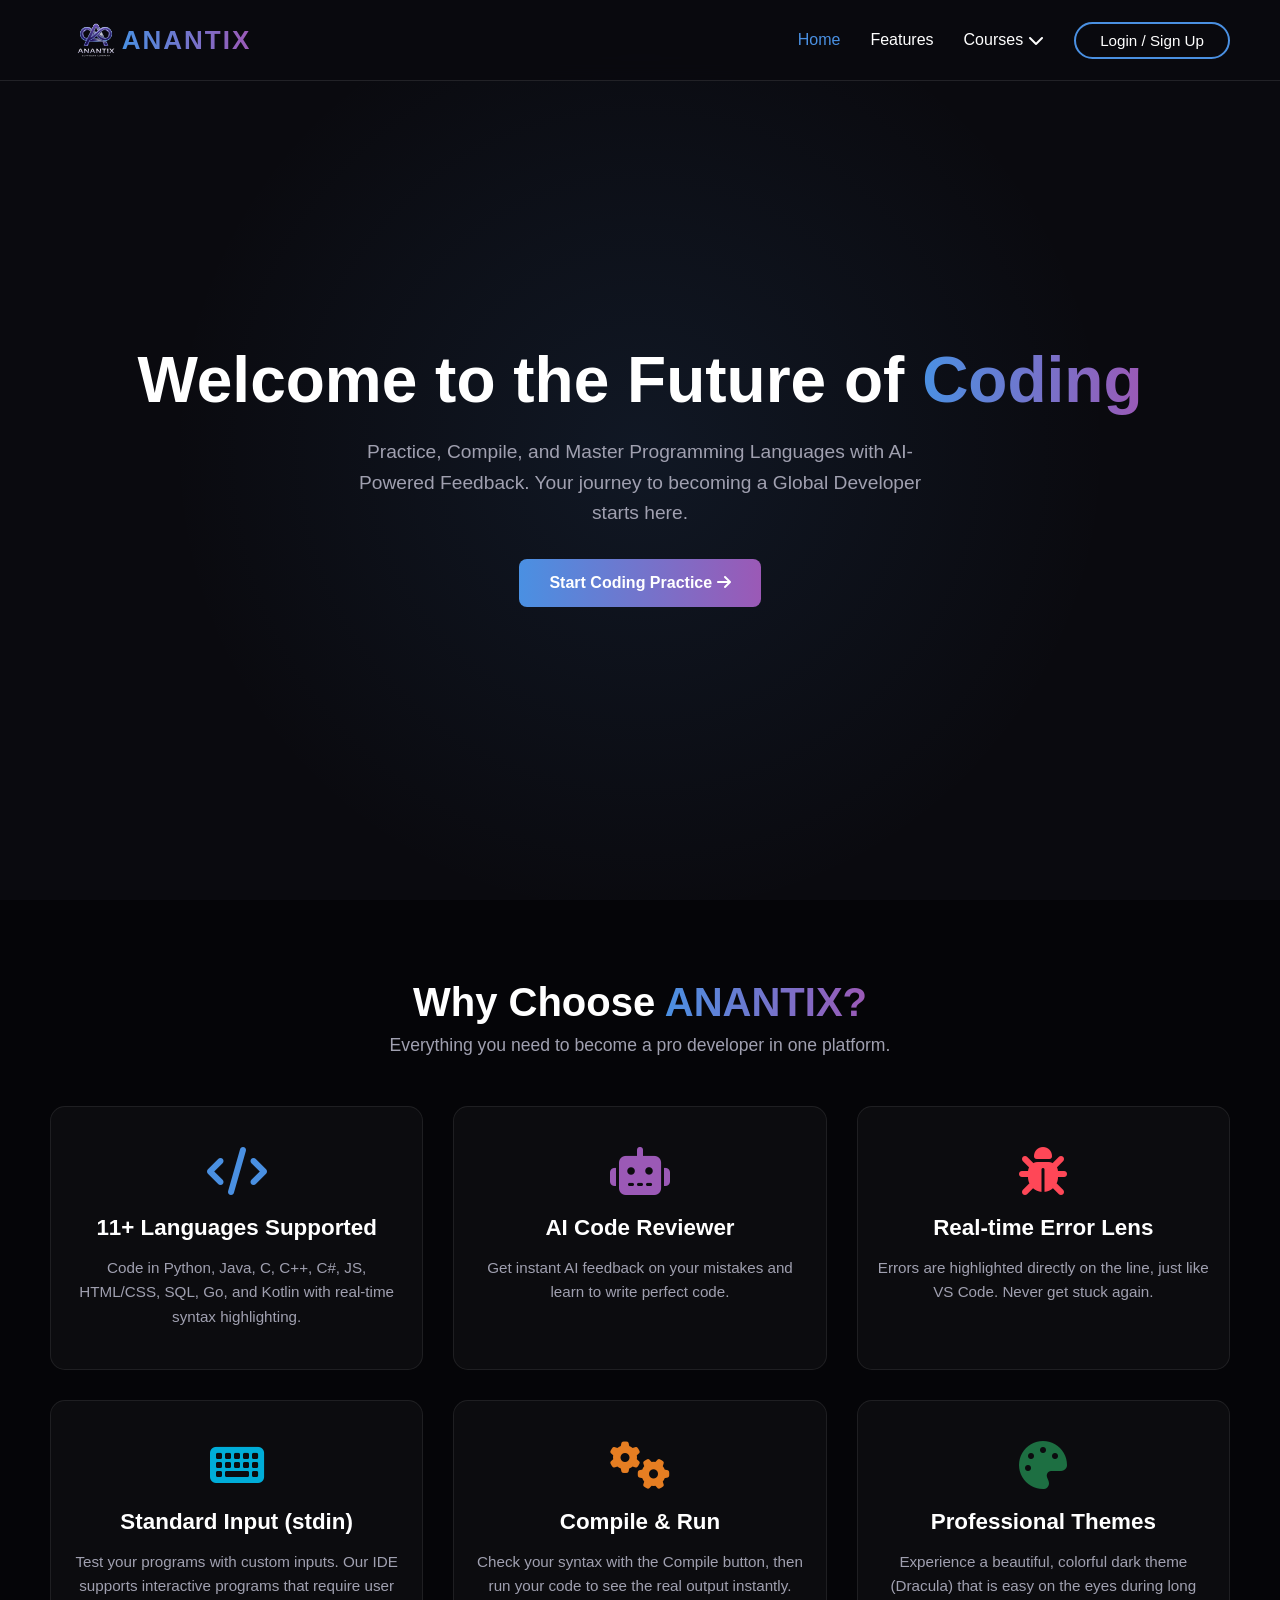
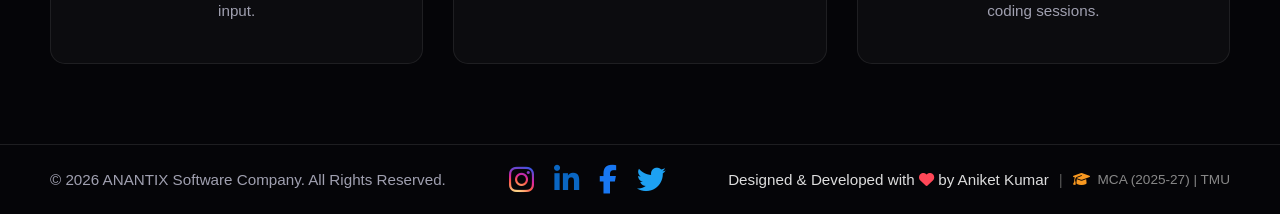
<file: Frontend/index.html>
<!DOCTYPE html>
<html lang="en">
<head>
    <meta charset="UTF-8">
    <meta name="viewport" content="width=device-width, initial-scale=1.0">
    <title>ANANTIX | Code. Innovate. Scale.</title>
    <link rel="stylesheet" href="css/style.css">
    <link rel="stylesheet" href="https://cdnjs.cloudflare.com/ajax/libs/font-awesome/6.4.0/css/all.min.css">
</head>
<body>
    <!-- Navbar -->
    <nav class="navbar">
        <div class="logo">
            <img src="assets/logo.png" alt="ANANTIX Logo" class="logo-img">
            <h1>ANANTIX</h1>
        </div>
        
        <ul class="nav-links">
            <li><a href="index.html" class="active">Home</a></li>
            
            <!-- Features -->
            <li><a href="#features-section">Features</a></li>

            <!-- Courses Dropdown -->
            <li class="dropdown">
                <a href="javascript:void(0)" class="dropbtn">Courses <i class="fas fa-chevron-down"></i></a>
                <div class="dropdown-content">
    <a href="https://www.youtube.com/playlist?list=PLu0W_9lII9aiXlHcLx-mDH1Qul38wD3aR" target="_blank">
        <i class="fas fa-code" style="color:#a8b9cc;"></i> C Programming
    </a>
    <a href="https://www.youtube.com/playlist?list=PLu0W_9lII9agpFUAlPFe_VNSlXW5uE0YL" target="_blank">
        <i class="fas fa-code" style="color:#00599c;"></i> C++ Masterclass
    </a>
    <!-- Updated C# Link -->
    <a href="https://www.youtube.com/playlist?list=PLxSn8YMF02XV9Wv7TnuEXXQh4jT413I1k" target="_blank">
        <i class="fas fa-hashtag" style="color:#68217a;"></i> C# (.NET)
    </a>
    <a href="https://www.youtube.com/playlist?list=PLu0W_9lII9agICnT8t4iYVSZ3eykIAOME" target="_blank">
        <i class="fab fa-python" style="color:#3776ab;"></i> Python Programming
    </a>
    <a href="https://www.youtube.com/playlist?list=PLu0W_9lII9agS67Uits0UnJyrYiXhDS6q" target="_blank">
        <i class="fab fa-java" style="color:#f89820;"></i> Java Programming
    </a>
    <a href="https://www.youtube.com/playlist?list=PLu0W_9lII9ahR1blWXxgSlL4y9iQBnLpR" target="_blank">
        <i class="fab fa-js" style="color:#f7df1e;"></i> JavaScript (JS)
    </a>
    <a href="https://www.youtube.com/playlist?list=PLfqMhTWNBTe3H6c9OGXb5_6wcc1Mca52n" target="_blank">
        <i class="fab fa-html5" style="color:#e34f26;"></i> HTML & CSS
    </a>
    <!-- Updated SQL Link (CodeWithHarry) -->
    <a href="https://www.youtube.com/playlist?list=PLrL_PSQ6q062H5CetdplYW7xQKeq8XaR0" target="_blank">
        <i class="fas fa-database" style="color:#f29111;"></i> SQL Database
    </a>
    <a href="https://www.youtube.com/playlist?list=PLRAV69dS1uWQGDQoBYMZWKjzuhCaOnBpa" target="_blank">
        <i class="fas fa-bolt" style="color:#00add8;"></i> Go (Golang)
    </a>
    <!-- Updated Kotlin Link -->
    <a href="https://www.youtube.com/playlist?list=PLRKyZvuMYSIMW3-rSOGCkPlO1z_IYJy3G" target="_blank">
        <i class="fas fa-cube" style="color:#7f52ff;"></i> Kotlin
    </a>
</div>
            </li>

            <!-- Login/Profile -->
            <li id="auth-nav-item">
                <a href="login.html" class="btn-login">Login / Sign Up</a>
            </li>
        </ul>
    </nav>

    <!-- Hero Section -->
    <header class="hero" id="home">
        <div class="hero-content">
            <h1>Welcome to the Future of <span class="highlight">Coding</span></h1>
            <p>Practice, Compile, and Master Programming Languages with AI-Powered Feedback. Your journey to becoming a Global Developer starts here.</p>
            <a href="signup.html" id="start-coding-btn" class="btn-primary">Start Coding Practice <i class="fas fa-arrow-right"></i></a>
        </div>
    </header>

    <!-- Features Section -->
    <section id="features-section" class="features-section">
        <h2>Why Choose <span class="highlight">ANANTIX?</span></h2>
        <p class="section-desc">Everything you need to become a pro developer in one platform.</p>
        
        <div class="features-grid">
            <div class="feature-card">
                <i class="fas fa-code" style="color:#4a90e2;"></i>
                <h3>11+ Languages Supported</h3>
                <p>Code in Python, Java, C, C++, C#, JS, HTML/CSS, SQL, Go, and Kotlin with real-time syntax highlighting.</p>
            </div>
            <div class="feature-card">
                <i class="fas fa-robot" style="color:#9b59b6;"></i>
                <h3>AI Code Reviewer</h3>
                <p>Get instant AI feedback on your mistakes and learn to write perfect code.</p>
            </div>
            <div class="feature-card">
                <i class="fas fa-bug" style="color:#ff4757;"></i>
                <h3>Real-time Error Lens</h3>
                <p>Errors are highlighted directly on the line, just like VS Code. Never get stuck again.</p>
            </div>
            <div class="feature-card">
                <i class="fas fa-keyboard" style="color:#00add8;"></i>
                <h3>Standard Input (stdin)</h3>
                <p>Test your programs with custom inputs. Our IDE supports interactive programs that require user input.</p>
            </div>
            <div class="feature-card">
                <i class="fas fa-cogs" style="color:#e67e22;"></i>
                <h3>Compile & Run</h3>
                <p>Check your syntax with the Compile button, then run your code to see the real output instantly.</p>
            </div>
            <div class="feature-card">
                <i class="fas fa-palette" style="color:#1d6f42;"></i>
                <h3>Professional Themes</h3>
                <p>Experience a beautiful, colorful dark theme (Dracula) that is easy on the eyes during long coding sessions.</p>
            </div>
        </div>
    </section>

    <!-- Footer -->
    <footer>
        <div class="footer-content">
            <p class="copyright-text">&copy; 2026 ANANTIX Software Company. All Rights Reserved.</p>
            
            <!-- Social Media Icons -->
            <div class="social-links">
                <a href="https://www.instagram.com/cups.key88" target="_blank" title="Instagram"><i class="fab fa-instagram"></i></a>
                <a href="https://www.linkedin.com/in/aniket-kumar88" target="_blank" title="LinkedIn"><i class="fab fa-linkedin-in"></i></a>
                <a href="https://www.facebook.com/Aitechhub9" target="_blank" title="Facebook"><i class="fab fa-facebook-f"></i></a>
                <a href="https://x.com/codedotin" target="_blank" title="Twitter"><i class="fab fa-twitter"></i></a>
            </div>

            <div class="developer-credit">
                <span>Designed & Developed with <i class="fas fa-heart" style="color: #ff4757;"></i> by Aniket Kumar</span>
                <span class="separator">|</span>
                <span class="college-info"><i class="fas fa-graduation-cap"></i> MCA (2025-27) | TMU</span>
            </div>
        </div>
    </footer>
    <script src="js/main.js"></script>
</body>
</html>
</file>
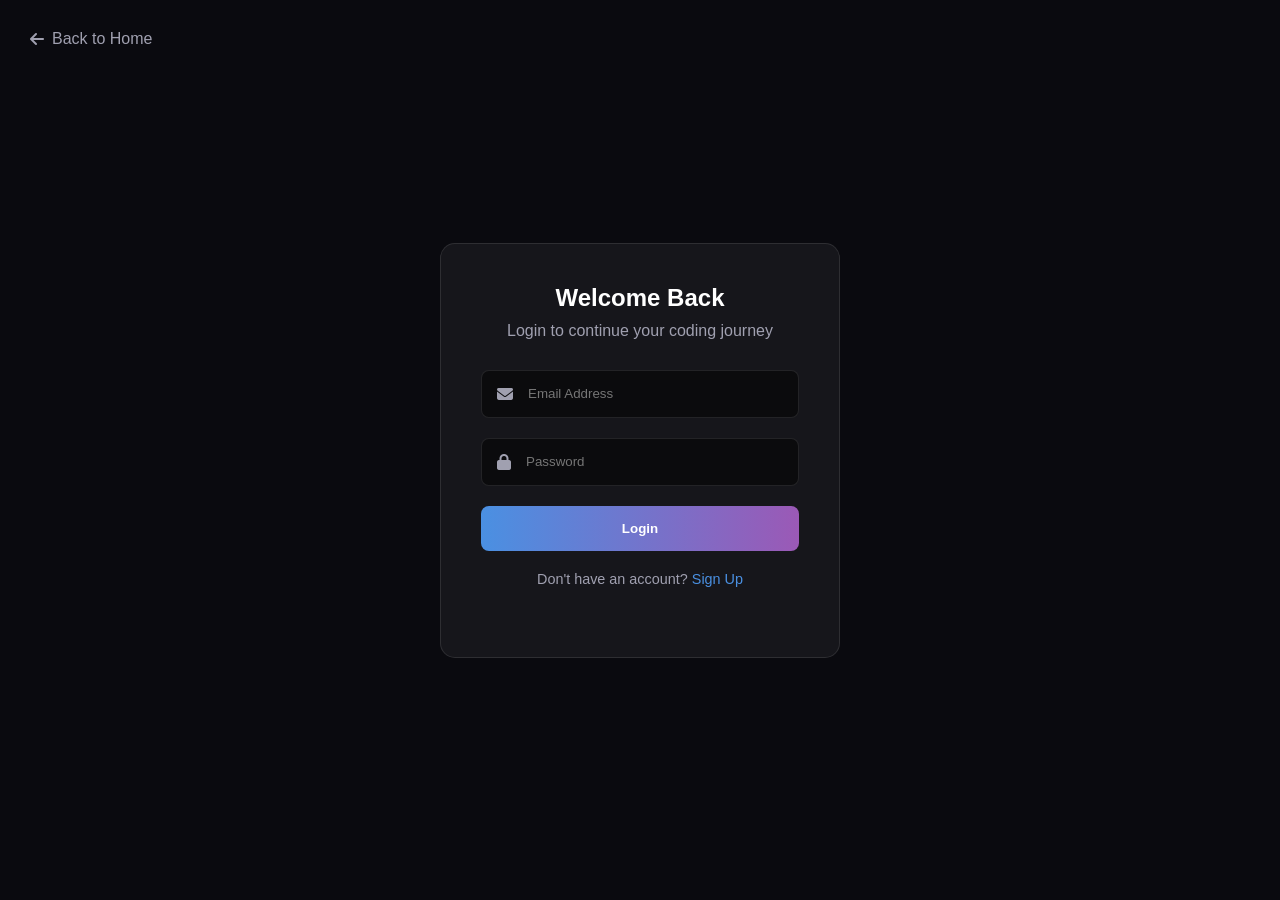
<file: Frontend/login.html>
<!DOCTYPE html>
<html lang="en">
<head>
    <meta charset="UTF-8">
    <meta name="viewport" content="width=device-width, initial-scale=1.0">
    <title>Login | ANANTIX</title>
    <link rel="stylesheet" href="css/style.css">
    <link rel="stylesheet" href="https://cdnjs.cloudflare.com/ajax/libs/font-awesome/6.4.0/css/all.min.css">
</head>
<body class="login-body">
    <a href="index.html" class="btn-back"><i class="fas fa-arrow-left"></i> Back to Home</a>
    <div class="login-container">
        <div class="login-box">
            <h2>Welcome Back</h2>
            <p>Login to continue your coding journey</p>
            <form id="loginForm">
                <div class="input-group">
                    <i class="fas fa-envelope"></i>
                    <input type="email" id="email" placeholder="Email Address" required>
                </div>
                <div class="input-group">
                    <i class="fas fa-lock"></i>
                    <input type="password" id="password" placeholder="Password" required>
                </div>
                <button type="submit" class="btn-primary" style="width: 100%;">Login</button>
            </form>
            <p class="signup-link">Don't have an account? <a href="signup.html">Sign Up</a></p>
        </div>
    </div>
    <script>
        document.getElementById('loginForm').addEventListener('submit', async function(e) {
            e.preventDefault();
            const res = await fetch('https://ananttix-platform-projects.onrender.com/api/auth/login', {
                method: 'POST',
                headers: {'Content-Type': 'application/json'},
                body: JSON.stringify({
                    email: document.getElementById('email').value,
                    password: document.getElementById('password').value
                })
            });
            const data = await res.json();
            if(res.ok) {
                localStorage.setItem('anantix_user', JSON.stringify(data.user));
                window.location.href = 'ide.html';
            } else {
                alert(data.detail || "Invalid credentials");
            }
        });
    </script>
</body>
</html>
</file>
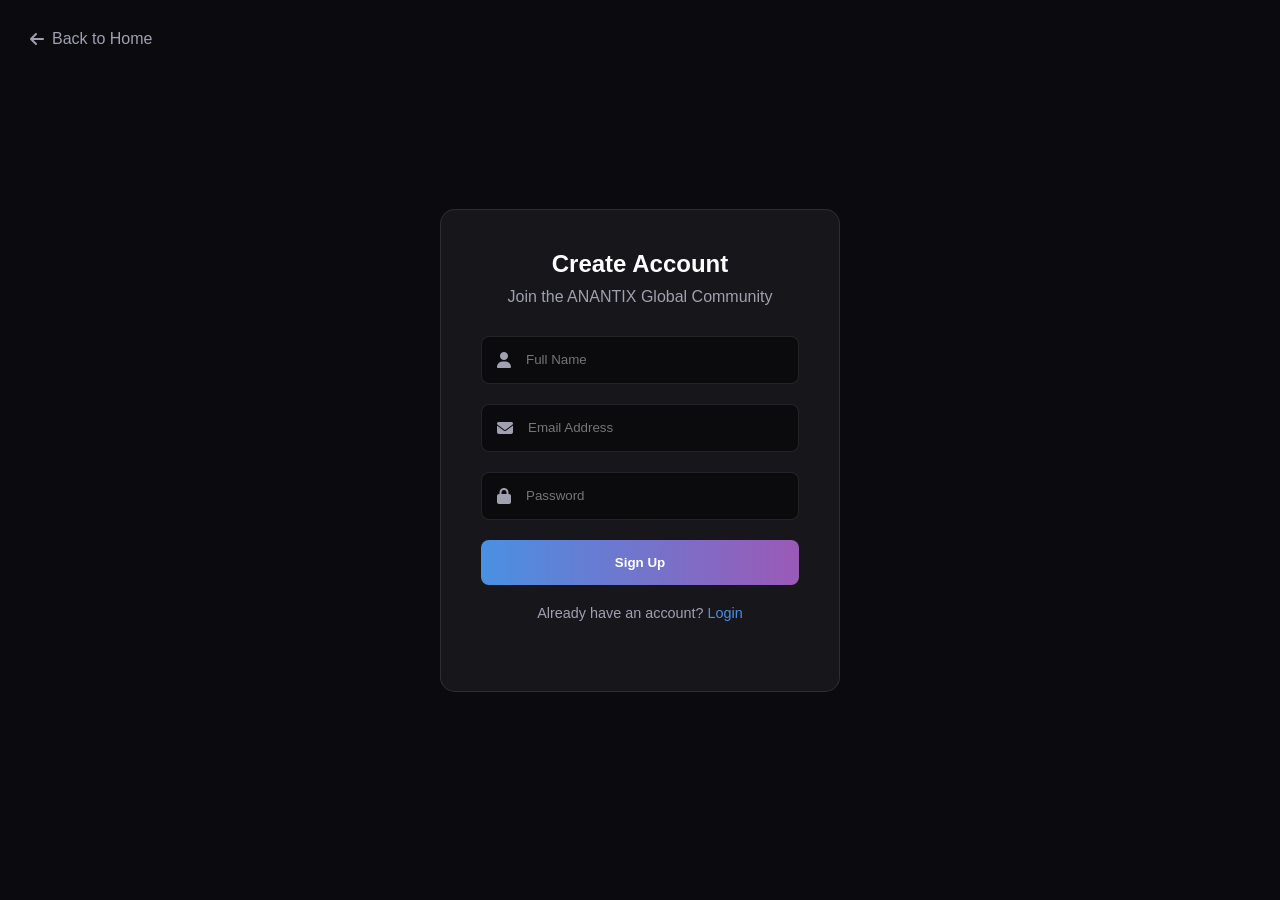
<file: Frontend/signup.html>
<!DOCTYPE html>
<html lang="en">
<head>
    <meta charset="UTF-8">
    <meta name="viewport" content="width=device-width, initial-scale=1.0">
    <title>Sign Up | ANANTIX</title>
    <link rel="stylesheet" href="css/style.css">
    <link rel="stylesheet" href="https://cdnjs.cloudflare.com/ajax/libs/font-awesome/6.4.0/css/all.min.css">
</head>
<body class="login-body">
    <a href="index.html" class="btn-back"><i class="fas fa-arrow-left"></i> Back to Home</a>
    <div class="login-container">
        <div class="login-box">
            <h2>Create Account</h2>
            <p>Join the ANANTIX Global Community</p>
            <form id="signupForm">
                <div class="input-group">
                    <i class="fas fa-user"></i>
                    <input type="text" id="username" placeholder="Full Name" required>
                </div>
                <div class="input-group">
                    <i class="fas fa-envelope"></i>
                    <input type="email" id="email" placeholder="Email Address" required>
                </div>
                <div class="input-group">
                    <i class="fas fa-lock"></i>
                    <input type="password" id="password" placeholder="Password" required>
                </div>
                <button type="submit" class="btn-primary" style="width: 100%;">Sign Up</button>
            </form>
            <p class="signup-link">Already have an account? <a href="login.html">Login</a></p>
        </div>
    </div>
    <script>
        document.getElementById('signupForm').addEventListener('submit', async function(e) {
            e.preventDefault();
            const btn = this.querySelector('button');
            btn.innerHTML = "Creating...";
            const res = await fetch('https://ananttix-platform-projects.onrender.com/api/auth/signup', {
                method: 'POST',
                headers: {'Content-Type': 'application/json'},
                body: JSON.stringify({
                    username: document.getElementById('username').value,
                    email: document.getElementById('email').value,
                    password: document.getElementById('password').value
                })
            });
            const data = await res.json();
            if(res.ok) {
                alert("Account Created! Please Login.");
                window.location.href = 'login.html';
            } else {
                alert(data.detail || "Error creating account");
                btn.innerHTML = "Sign Up";
            }
        });
    </script>
</body>
</html>
</file>
<file: Frontend/css/style.css>
* { margin: 0; padding: 0; box-sizing: border-box; font-family: 'Segoe UI', Tahoma, Geneva, Verdana, sans-serif; scroll-behavior: smooth; }
:root { --bg: #0a0a0f; --primary: #4a90e2; --secondary: #9b59b6; --text: #ffffff; --muted: #a0a0b0; }
body { background-color: var(--bg); color: var(--text); overflow-x: hidden; }

/* --- Navbar --- */
.navbar { display: flex; justify-content: space-between; align-items: center; padding: 15px 50px; background: rgba(10, 10, 15, 0.95); position: fixed; width: 100%; top: 0; z-index: 1000; border-bottom: 1px solid rgba(255,255,255,0.1); backdrop-filter: blur(10px); }
.logo { display: flex; align-items: center; gap: 0px; }
.logo-img { height: 50px; width: auto; object-fit: contain; mix-blend-mode: screen; }
.logo h1 { font-size: 26px; letter-spacing: 2px; background: linear-gradient(90deg, var(--primary), var(--secondary)); -webkit-background-clip: text; -webkit-text-fill-color: transparent; margin-left: -20px; }

.nav-links { list-style: none; display: flex; align-items: center; gap: 30px; }
.nav-links > li > a { text-decoration: none; color: var(--text); font-weight: 500; transition: 0.3s; display: flex; align-items: center; gap: 5px; padding: 10px 0;}
.nav-links > li > a:hover, .nav-links > li > a.active { color: var(--primary); }

/* Login Button */
.btn-login { padding: 8px 24px !important; border: 2px solid var(--primary); border-radius: 50px; font-size: 0.95rem; transition: 0.3s; }
.btn-login:hover { background: var(--primary); color: #fff !important; box-shadow: 0 0 15px var(--primary); }

/* --- PROFILE MENU (When Logged In) --- */
.profile-menu { position: relative; display: inline-block; }
.profile-trigger { display: flex; align-items: center; gap: 10px; cursor: pointer; padding: 5px 10px; border-radius: 50px; border: 2px solid transparent; transition: 0.3s; }
.profile-trigger:hover { background: rgba(255,255,255,0.05); border-color: var(--primary); }
.profile-img { width: 35px; height: 35px; border-radius: 50%; object-fit: cover; border: 2px solid var(--primary); }
.profile-name { font-weight: bold; font-size: 0.95rem; color: var(--text); }

.profile-dropdown {
    display: none; position: absolute; right: 0; top: 130%; background: #15151e; min-width: 220px;
    box-shadow: 0 8px 16px rgba(0,0,0,0.8); border-radius: 8px; border: 1px solid rgba(255,255,255,0.1);
    padding: 15px; z-index: 1001;
}
.profile-menu:hover .profile-dropdown { display: block; }

/* Dropdown me Upload & Logout buttons */
.profile-action-btn {
    display: flex; align-items: center; gap: 10px; width: 100%; padding: 10px; margin-top: 5px;
    background: transparent; border: none; color: #ccc; font-size: 0.9rem; cursor: pointer; transition: 0.2s; border-radius: 5px; text-align: left;
}
.profile-action-btn:hover { background: rgba(255,255,255,0.1); color: var(--primary); }
.logout-btn:hover { background: rgba(220, 53, 69, 0.2); color: #ff4444; }

/* --- Dropdown Menu (Courses) --- */
.dropdown { position: relative; display: inline-block; }
.dropdown-content { display: none; position: absolute; background-color: #15151e; min-width: 240px; box-shadow: 0px 8px 16px 0px rgba(0,0,0,0.8); z-index: 1001; border-radius: 8px; border: 1px solid rgba(255,255,255,0.1); top: 100%; left: 0; padding: 10px 0; }
.dropdown-content::before { content: ""; position: absolute; top: -20px; left: 0; width: 100%; height: 20px; background: transparent; }
.dropdown:hover .dropdown-content { display: block; }
.dropdown-content a { color: #ccc; padding: 12px 20px; text-decoration: none; display: flex; align-items: center; gap: 10px; transition: 0.2s; font-size: 0.95rem; }
.dropdown-content a:hover { background-color: rgba(255,255,255,0.05); color: var(--primary); padding-left: 25px; }

/* --- Hero Section --- */
.hero { min-height: 100vh; display: flex; justify-content: center; align-items: center; text-align: center; padding: 100px 20px 50px 20px; background: radial-gradient(circle at center, rgba(74, 144, 226, 0.1) 0%, transparent 60%); }
.hero-content h1 { font-size: 4rem; margin-bottom: 20px; }
.highlight { background: linear-gradient(90deg, var(--primary), var(--secondary)); -webkit-background-clip: text; -webkit-text-fill-color: transparent; }
.hero-content p { font-size: 1.2rem; color: var(--muted); max-width: 600px; margin: 0 auto 30px; line-height: 1.6; }
.btn-primary { display: inline-block; padding: 15px 30px; background: linear-gradient(90deg, var(--primary), var(--secondary)); color: white; text-decoration: none; border-radius: 8px; font-weight: bold; transition: 0.3s; border: none; cursor: pointer; }
.btn-primary:hover { transform: translateY(-3px); box-shadow: 0 10px 20px rgba(155, 89, 182, 0.4); }

/* --- Features Section --- */
.features-section { padding: 80px 50px; text-align: center; background-color: #050508; }
.features-section h2 { font-size: 2.5rem; margin-bottom: 10px; }
.section-desc { color: var(--muted); margin-bottom: 50px; font-size: 1.1rem; }
.features-grid { display: grid; grid-template-columns: repeat(auto-fit, minmax(300px, 1fr)); gap: 30px; max-width: 1200px; margin: 0 auto; }
.feature-card { background: rgba(255,255,255,0.03); border: 1px solid rgba(255,255,255,0.08); padding: 40px 20px; border-radius: 15px; transition: 0.3s; text-align: center; }
.feature-card:hover { transform: translateY(-10px); border-color: var(--primary); box-shadow: 0 10px 30px rgba(74, 144, 226, 0.15); background: rgba(255,255,255,0.05); }
.feature-card i { font-size: 3rem; margin-bottom: 20px; }
.feature-card h3 { margin-bottom: 15px; font-size: 1.4rem; color: #fff; }
.feature-card p { color: var(--muted); font-size: 0.95rem; line-height: 1.6; }

/* --- FOOTER WITH COLORFUL SOCIAL ICONS --- */
footer {
    padding: 20px 50px;
    border-top: 1px solid rgba(255,255,255,0.1);
    background: #050508; 
    color: var(--muted);
}

.footer-content {
    display: flex;
    justify-content: space-between;
    align-items: center;
    max-width: 1400px;
    margin: 0 auto;
    flex-wrap: wrap;
    gap: 15px;
}

.copyright-text {
    font-size: 0.95rem;
    margin: 0;
}

/* Colorful Social Media Icons */
.social-links {
    display: flex;
    align-items: center;
    gap: 20px;
}

.social-links a {
    font-size: 1.8rem; 
    transition: 0.3s ease;
    display: flex;
    align-items: center;
    justify-content: center;
    text-decoration: none;
}

/* 1. Instagram (Multi-color Gradient) */
.social-links a .fa-instagram {
    background: radial-gradient(circle at 30% 107%, #fdf497 0%, #fdf497 5%, #fd5949 45%, #d6249f 60%, #285AEB 90%);
    -webkit-background-clip: text;
    -webkit-text-fill-color: transparent;
}

/* 2. LinkedIn (Official Blue) */
.social-links a .fa-linkedin-in {
    color: #0A66C2;
}

/* 3. Facebook (Official Dark Blue) */
.social-links a .fa-facebook-f {
    color: #1877F2;
}

/* 4. Twitter (Official Light Blue) */
.social-links a .fa-twitter {
    color: #1DA1F2;
}

/* Hover Effect */
.social-links a:hover {
    transform: translateY(-5px) scale(1.1); 
}

/* Developer Credit */
.developer-credit {
    display: flex;
    align-items: center;
    gap: 10px;
    font-size: 0.95rem;
    color: #ddd;
}

.developer-credit strong {
    color: var(--primary);
    font-weight: 700;
}

.separator {
    color: #555;
}

.college-info {
    font-size: 0.85rem !important;
    color: #888 !important;
}

.college-info i {
    color: #f89820;
    margin-right: 4px;
}

/* Mobile view */
@media (max-width: 900px) {
    .footer-content {
        flex-direction: column;
        justify-content: center;
        text-align: center;
    }
    .social-links {
        margin: 10px 0;
        gap: 25px; 
    }
    .developer-credit {
        flex-direction: column;
        gap: 5px;
    }
    .separator {
        display: none;
    }
}

/* --- Login/Signup Page Styling --- */
.login-body { display: flex; justify-content: center; align-items: center; height: 100vh; position: relative; }
.login-box { background: rgba(255,255,255,0.05); padding: 40px; border-radius: 15px; width: 400px; border: 1px solid rgba(255,255,255,0.1); text-align: center; }
.login-box h2 { margin-bottom: 10px; }
.login-box p { color: var(--muted); margin-bottom: 30px; }
.input-group { display: flex; align-items: center; background: rgba(0,0,0,0.5); margin-bottom: 20px; padding: 15px; border-radius: 8px; border: 1px solid rgba(255,255,255,0.1); }
.input-group i { color: var(--muted); margin-right: 15px; }
.input-group input { background: transparent; border: none; outline: none; color: white; width: 100%; }
.signup-link { margin-top: 20px; font-size: 0.9rem; }
.signup-link a { color: var(--primary); text-decoration: none; }
.btn-back { position: absolute; top: 30px; left: 30px; color: var(--muted); text-decoration: none; display: flex; align-items: center; gap: 8px; font-size: 1rem; transition: 0.3s; font-weight: 500; }
.btn-back:hover { color: var(--primary); transform: translateX(-5px); }
</file>
